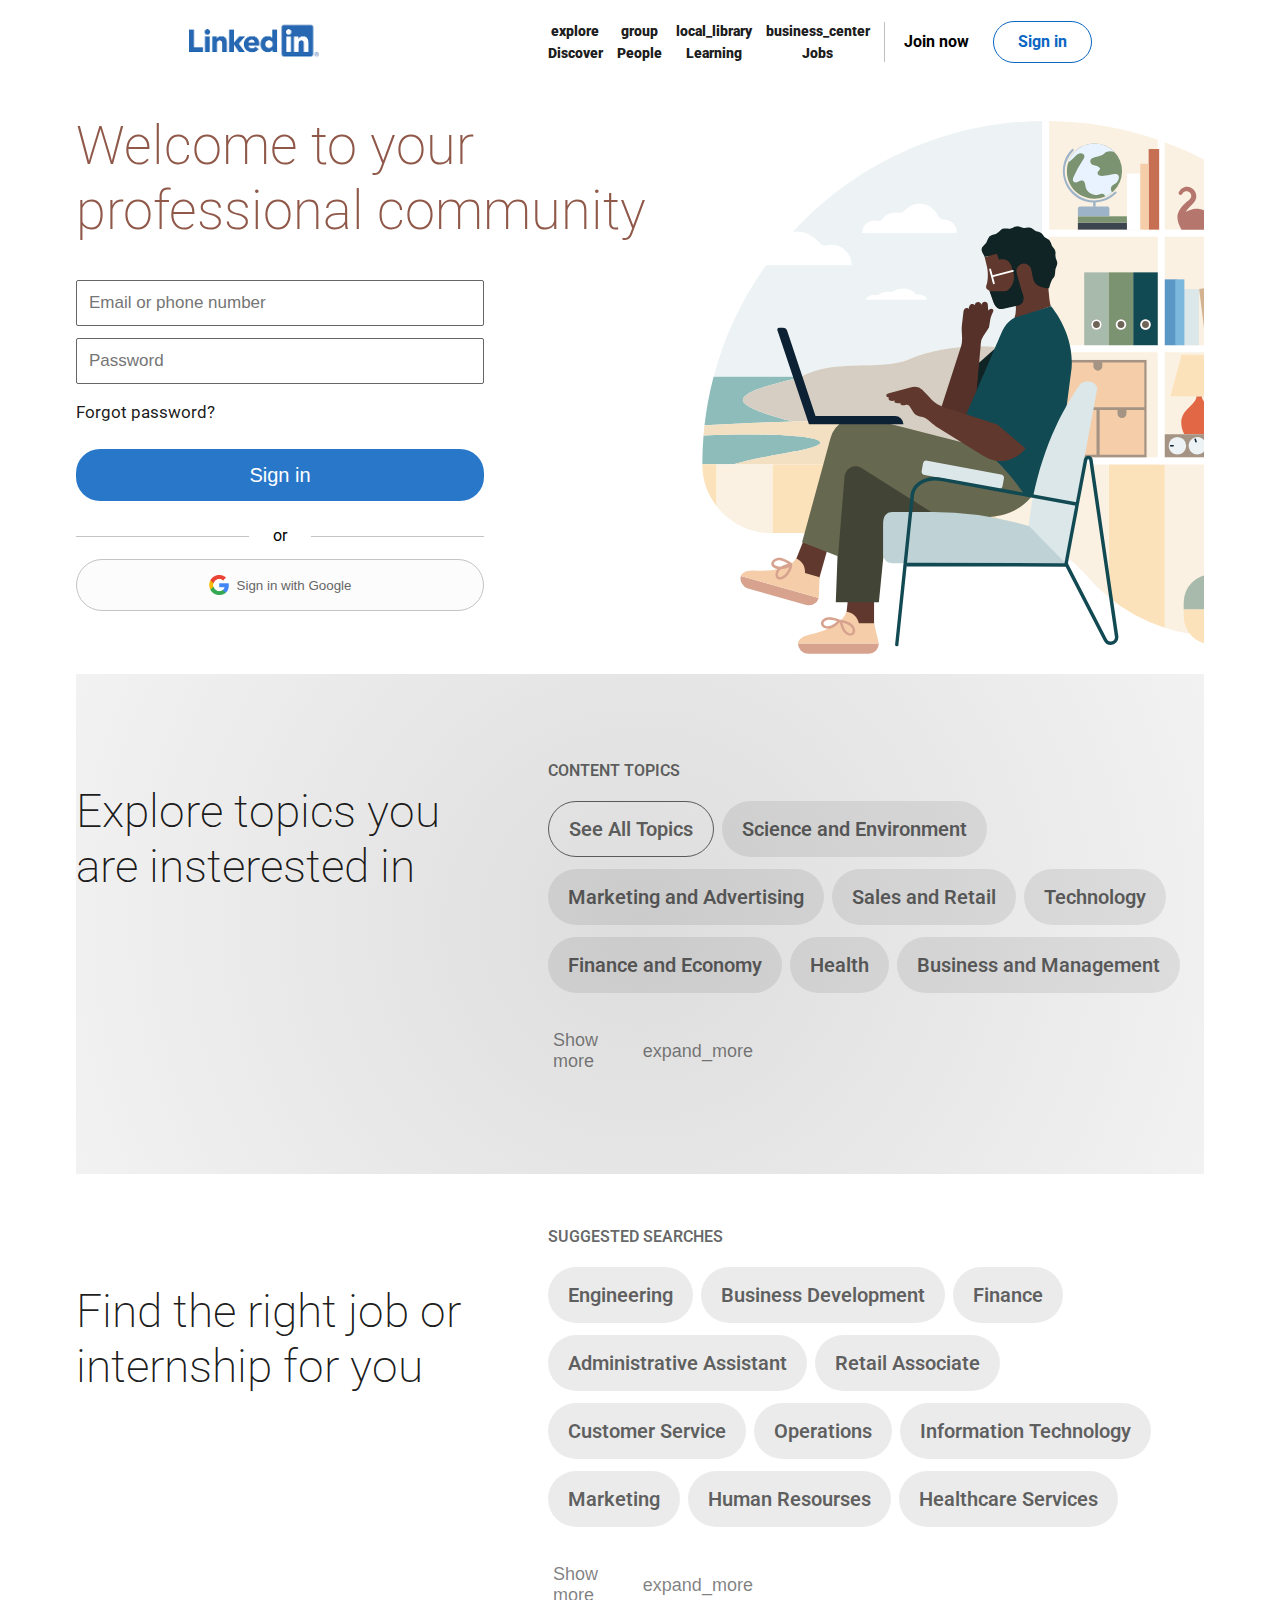
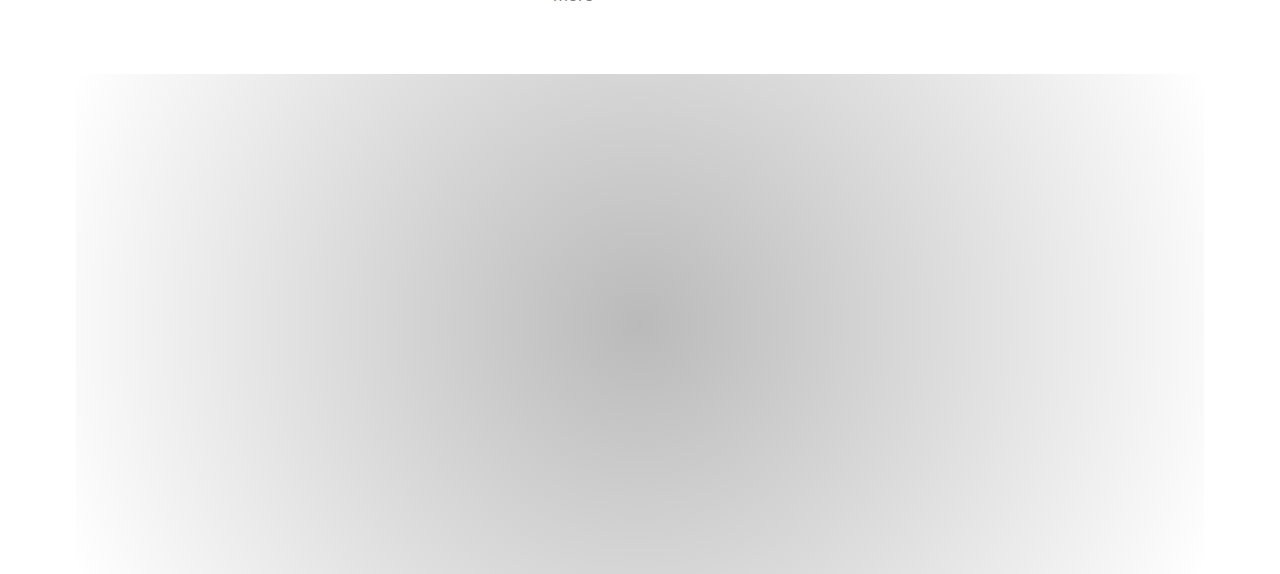
<file: index.html>
<!DOCTYPE html>
<html lang="en">

<head>
    <meta charset="UTF-8">
    <meta http-equiv="X-UA-Compatible" content="IE=edge">
    <meta name="viewport" content="width=device-width, initial-scale=1.0">
    <title>LinkedIn: Log In or Sign Up</title>
    <link rel="icon" type="image/x-icon" href="./images/fav1.jpeg">
    <link rel="stylesheet" href="./reset.css">
    <link rel="stylesheet" href="./style.css">
    <link rel="stylesheet"
        href="https://fonts.sandbox.google.com/css2?family=Material+Symbols+Outlined:opsz,wght,FILL,GRAD@48,400,0,0" />
</head>

<body>
    <header class="header">
        <nav class="nav">
            <div class="toggleMenu" id="toggleMenu">
                <span class="material-symbols-outlined">menu</span>Menu
            </div>
            <a href="./" class="nav__logo-link"><img src="./images/linkedinL.png" alt="" class="main-logo"
                    width="130px"></a>
            <ul class="nav__menu" id="nav__menu">
                <li><a href="#" class="nav__link"><span class="material-symbols-outlined nav__link-icon">
                            explore
                        </span><span class="nav__link-text">Discover</span></a></li>
                <li><a href="#" class="nav__link"><span class="material-symbols-outlined nav__link-icon">
                            group
                        </span><span class="nav__link-text">People</span></a></li>
                <li><a href="#" class="nav__link"><span class="material-symbols-outlined nav__link-icon">
                            local_library
                        </span><span class="nav__link-text">Learning</span></a></li>
                <li><a href="#" class="nav__link"><span class="material-symbols-outlined nav__link-icon">
                            business_center
                        </span><span class="nav__link-text">Jobs</span></a></li>
            </ul>
            <div class="header__cta-wrapper">
                <a href="./sign-up.html" class="nav__signup-btn">Join now</a>
                <a href="./sign-in.html" class="nav__signin-btn">Sign in</a>
            </div>
        </nav>
    </header>
    <main class="main">
        <section class="section section-row">
            <div class="section__welcome-container">
                <h1 class="section__title">Welcome to your professional community</h1>
                <div class="sign-in-form-container">
                    <form class="sign-in-form hero-cta">
                        <div class="sign-in-form__form-input-container">
                            <input class="input__input" type="email" name="email" id="email"
                                placeholder="Email or phone number" required>
                            <input class="input__input" type="password" name="password" id="password"
                                placeholder="Password" required autocomplete="current-password">
                        </div>
                        <a href="#" class="sign-in-form__forgot-password">Forgot password?</a>
                        <p class="form__agreement">By clicking Sign up, you agree to our <a href="#">User Agreement,</a> <a
                            href="#">Privacy Policy</a>,
                        and
                        <a href="#">Cookie Policy</a>
                    </p>
                        <button id="btn" class="form__btn">Sign in</button>
                        <button id="btn" class="form__btn agree">Agree & Join</button>
                        <p class="form__registeration-option option1">or</p>
                        <p class="form__registeration-option already"> <a href="./sign-in.html">Already on LinkedIn?</a></p>
                        <button class="form__google-registeration">
                            <a href="#">
                                <img src="./images/glogo.png" alt=""> <span>Sign in with Google</span>
                            </a>
                        </button>
                        <button id="btn" class="form__btn btn-sec">Sign in</button>
                    </form>
                </div>
            </div>
            <img src="./images/banner.svg" alt="" class="section__banner-img">
        </section>
        <div class="">
            <section class=" section explore">
                <h2 class="section__sec-title">Explore topics you are insterested in</h2>
                <nav class="section__menu">
                    <h3 class="section__sec-header">Content Topics</h3>
                    <div class="section__main-links-container">
                        <ul class="section__main-links">
                            <li><a href="#" class="section__link-items transparent">See All Topics</a></li>
                            <li><a href="#" class="section__link-items">Science and Environment</a></li>
                            <li><a href="#" class="section__link-items">Marketing and Advertising</a></li>
                            <li><a href="#" class="section__link-items">Sales and Retail</a></li>
                            <li><a href="#" class="section__link-items">Technology</a></li>
                            <li><a href="#" class="section__link-items">Finance and Economy</a></li>
                            <li><a href="#" class="section__link-items">Health</a></li>
                            <li><a href="#" class="section__link-items">Business and Management</a></li>
                            <div class="hidden" id="hidden">
                                <li><a href="#" class="section__link-items ">Lifestyle and Leisure</a></li>
                                <li><a href="#" class="section__link-items ">Society and Culture</a></li>
                                <li><a href="#" class="section__link-items ">Arts and Entertainment</a></li>
                                <li><a href="#" class="section__link-items ">Education and Learning</a></li>
                                <li><a href="#" class="section__link-items ">Sports and Fitness</a></li>
                                <li><a href="#" class="section__link-items ">Careers and Employment</a></li>
                            </div>
                        </ul>
                        <button class="section__show-more" id="btn-prim" onclick="handleClick()">Show more<span
                                class="material-symbols-outlined">
                                expand_more
                            </span></button>
                    </div>
                </nav>
            </section>
        </div>
        <section class="section">
            <h2 class="section__sec-title">Find the right job or internship for you</h2>
            <nav class="section__menu">
                <h3 class="section__sec-header">Suggested Searches</h3>
                <div class="section__main-links-container">
                    <ul class="section__main-links">
                        <li><a href="#" class="section__link-items">Engineering</a></li>
                        <li><a href="#" class="section__link-items">Business Development</a></li>
                        <li><a href="#" class="section__link-items">Finance</a></li>
                        <li><a href="#" class="section__link-items">Administrative Assistant</a></li>
                        <li><a href="#" class="section__link-items">Retail Associate</a></li>
                        <li><a href="#" class="section__link-items">Customer Service</a></li>
                        <li><a href="#" class="section__link-items">Operations</a></li>
                        <li><a href="#" class="section__link-items">Information Technology</a></li>
                        <li><a href="#" class="section__link-items">Marketing</a></li>
                        <li><a href="#" class="section__link-items">Human Resourses</a></li>
                        <li><a href="#" class="section__link-items">Healthcare Services</a></li>
                        <div class='hidden-two' id="hidden-two">
                            <li><a href="#" class="section__link-items ">Accounting</a></li>
                            <li><a href="#" class="section__link-items ">Sales</a></li>
                            <li><a href="#" class="section__link-items ">Program and Project Management</a></li>
                            <li><a href="#" class="section__link-items ">Accounting</a></li>
                            <li><a href="#" class="section__link-items ">Arts and Design</a></li>
                            <li><a href="#" class="section__link-items ">Community and Social Services</a></li>
                            <li><a href="#" class="section__link-items ">Consulting</a></li>
                            <li><a href="#" class="section__link-items ">Education</a></li>
                            <li><a href="#" class="section__link-items ">Entrepreneurship</a></li>
                            <li><a href="#" class="section__link-items ">Legal</a></li>
                            <li><a href="#" class="section__link-items ">Media and Communications</a></li>
                            <li><a href="#" class="section__link-items ">Military and Protective Services</a></li>
                            <li><a href="#" class="section__link-items ">Product Management</a></li>
                            <li><a href="#" class="section__link-items ">Purchasing</a></li>
                            <li><a href="#" class="section__link-items ">Quality Assurance</a></li>
                            <li><a href="#" class="section__link-items ">Real Estate</a></li>
                            <li><a href="#" class="section__link-items ">Research</a></li>
                            <li><a href="#" class="section__link-items ">Support</a></li>
                            <li><a href="#" class="section__link-items ">Administrative</a></li>
                        </div>
                    </ul>
                    <button class="section__show-more" id="btn-sec" onclick="showMore()">Show more<span class="material-symbols-outlined">expand_more</span></button>
                </div>
            </nav>
        </section>
        <div class="section p-explore"></div>
    </main>
    <script src="./main.js"></script>
</body>

</html>
</file>
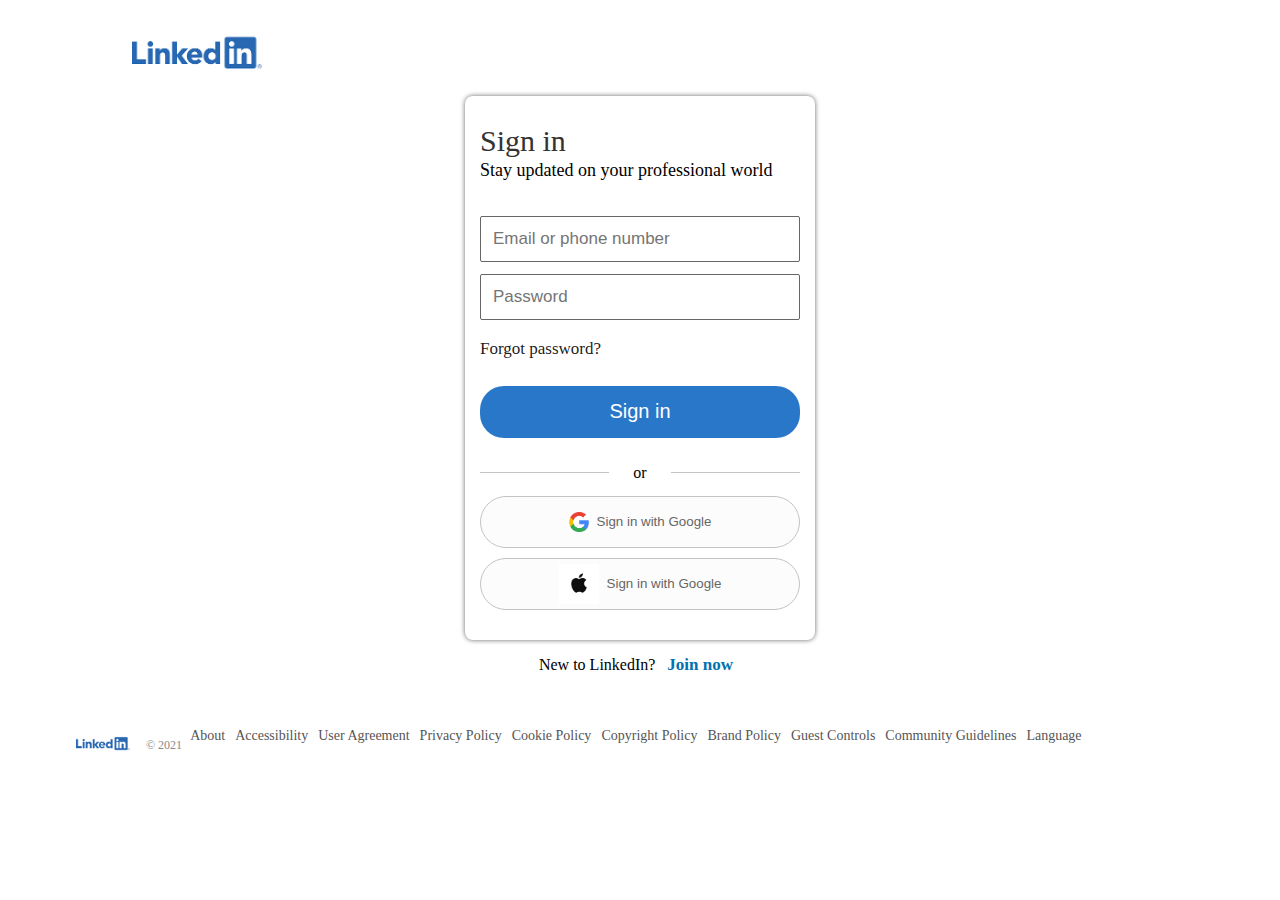
<file: sign-in.html>
<!DOCTYPE html>
<html lang="en">

<head>
    <meta charset="UTF-8">
    <meta http-equiv="X-UA-Compatible" content="IE=edge">
    <meta name="viewport" content="width=device-width, initial-scale=1.0">
    <title>LinkedIn Login, Sign in | LinkedIn </title>
    <link rel="icon" type="image/x-icon" href="./images/fav1.jpeg">
    <link rel="stylesheet" href="./sign-in.css">
    <link rel="stylesheet" href="reset.css">
</head>

<body>
    <header class="header">
        <a href="./"><img src="./images/linkedinL.png" alt="Logo" class="form__header-logo"></a>
    </header>
    <main class="main">
        <form class="form">
            <header class="form__header">
                <h2 class="form__header-title">Sign in</h2>
                <p class="form__header-text">Stay updated on your professional world</p>
            </header>
            <div class="sign-in-form__form-input-container">
                <input class="input__input" type="email" name="email" id="email" placeholder="Email or phone number" required >
                <input class="input__input" type="password" name="password" id="password" placeholder="Password" required autocomplete="current-password">
            </div>
            <a href="#" class="sign-in-form__forgot-password">Forgot password?</a>
            <button id="btn" class="form__btn">Sign in</button>
            <p class="form__registeration-option">or</p>
            <button class="form__google-registeration" style="margin-bottom: 20px;">
                <a href="#">
                    <img src="./images/glogo.png" alt=""> <span>Sign in with Google</span>
                </a>
            </button>
            <button class="form__google-registeration apple">
                <a href="#">
                    <img src="./images/apple.png" alt="" class="apple-logo"> <span>Sign in with Google</span>
                </a>
            </button>
        </form>
        <p class="form__sign-up">New to LinkedIn? <a href="./sign-up.html">Join now</a></p>
    </main>
    <footer class="footer">
        <nav class="footer__nav">
            <ul class="footer__nav-links">
                <li class="footer__logo-copyright link-items">
                    <a href="./"><img src="./images/linkedinL.png" alt=""></a>
                    <span>&copy; 2021</span>
                </li>
                <li class="link-items"> <a href="#">About</a></li>
                <li class="link-items"><a href="#">Accessibility</a></li>
                <li class="link-items"><a href="#">User Agreement</a></li>
                <li class="link-items"><a href="#">Privacy Policy</a></li>
                <li class="link-items"> <a href="#">Cookie Policy</a></li>
                <li class="link-items"><a href="#">Copyright Policy</a></li>
                <li class="link-items"><a href="#">Brand Policy</a></li>
                <li class="link-items"><a href="#">Guest Controls</a></li>
                <li class="link-items"><a href="#">Community Guidelines</a></li>
                <li class="link-items"> <a href="#">Language</a></li>
            </ul>
        </nav>
    </footer>
</body>

</html>
</file>
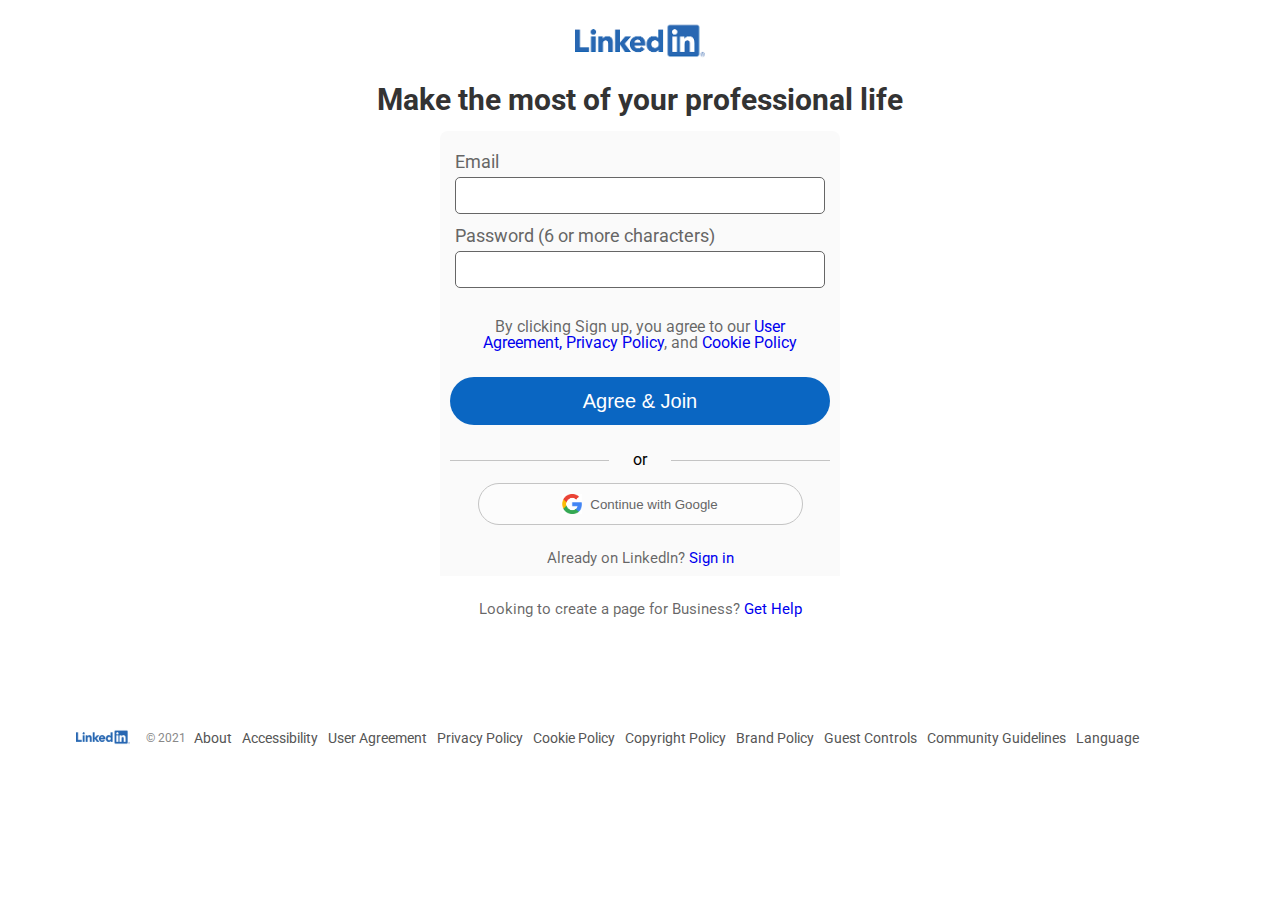
<file: sign-up.html>
<!DOCTYPE html>
<html lang="en">

<head>
    <meta charset="UTF-8">
    <meta http-equiv="X-UA-Compatible" content="IE=edge">
    <meta name="viewport" content="width=device-width, initial-scale=1.0">
    <title>Sign Up | LinkedIn</title>
    <link rel="icon" type="image/x-icon" href="./images/fav1.jpeg">
    <link rel="stylesheet" href="./reset.css">
    <link rel="stylesheet" href="./sign-up.css">
</head>

<body>
    <div class="container">
        <main class="main">
            <form class="form">
                <header class="form__header">
                    <a href="./"><img src="./images/linkedinL.png" alt="Logo" class="form__header-logo">
                    </a>
                    <h2 class="form__header-title">Make the most of your professional life</h2>
                </header>
                <section class="form__container">
                    <div class="form__wrapper">
                        <label for="email" class="form__label">Email</label>
                        <input type="email" name="email" id="email" class="form__input" required>
                        <label for="password" class="form__label">Password (6 or more characters)</label>
                        <input type="password" name="password" id="password" class="form__input" required>
                    </div>
                    <p class="form__agreement">By clicking Sign up, you agree to our <a href="#">User Agreement,</a> <a
                            href="#">Privacy Policy</a>,
                        and
                        <a href="#">Cookie Policy</a>
                    </p>
                    <button id="btn" class="form__btn">Agree & Join</button>
                    <p class="form__registeration-option">or</p>
                    <button class="form__google-registeration">
                        <a href="#">
                            <img src="./images/glogo.png" alt=""> <span>Continue with Google</span>
                        </a>
                    </button>
                    <p class="form__main-sign-in">Already on LinkedIn? <a href="./sign-in.html">Sign in</a></p>
                </section>
            </form>
            <p class="main__help-page">Looking to create a page for Business? <a href="#">Get Help</a></p>
        </main>
        <footer class="footer">
            <nav class="footer__nav">
                <ul class="footer__nav-links">
                    <li class="footer__logo-copyright link-items">
                        <a href="./"><img src="./images/linkedinL.png" alt=""></a>
                        <span>&copy; 2021</span>
                    </li>
                    <li class="link-items"> <a href="#">About</a></li>
                    <li class="link-items"><a href="#">Accessibility</a></li>
                    <li class="link-items"><a href="#">User Agreement</a></li>
                    <li class="link-items"><a href="#">Privacy Policy</a></li>
                    <li class="link-items"> <a href="#">Cookie Policy</a></li>
                    <li class="link-items"><a href="#">Copyright Policy</a></li>
                    <li class="link-items"><a href="#">Brand Policy</a></li>
                    <li class="link-items"><a href="#">Guest Controls</a></li>
                    <li class="link-items"><a href="#">Community Guidelines</a></li>
                    <li class="link-items"> <a href="#">Language</a></li>
                </ul>
            </nav>
        </footer>
    </div>
</body>

</html>
</file>
<file: style.css>
@import url('https://fonts.googleapis.com/css2?family=Lato:wght@100&family=Roboto:wght@300&display=swap');

* {
    box-sizing: border-box;
}

body {
    font-family: 'Roboto', sans-serif;
}

.header {
    margin-bottom: 30px;
    max-width: 1128px;
    margin: auto;
    width: 100%;
}

.nav {
    display: flex;
    justify-content: space-around;
    align-items: center;
    width: 80%;
    margin: 0 auto;
    max-width: 1126px;
    padding-bottom: 20px;
}

.toggleMenu {
    align-items: center;
    font-size: 20px;
    margin-right: 20px;
    gap: 5px;
    display: none;
    color: #0a66c2;
    cursor: pointer;
}

.nav__logo-link {
    margin-right: auto;
}

.nav__menu {
    display: flex;
    align-items: center;
    justify-content: space-around;
    min-width: 350px;
    gap: 1px;
    overflow: hidden;
}

.nav__link {
    display: flex;
    flex-direction: column;
    align-items: center;
    gap: 8px;
    color: rgba(0, 0, 0, 0.9);
    text-decoration: none;
    font-size: 14px;
    font-weight: 900;
}

.nav__link:hover {
    color: #000;
    cursor: pointer;
}

.nav__menu .icon {
    display: none;
}

.nav__menu::after {
    background-color: rgba(0, 0, 0, 0.25);
    content: "";
    width: 1px;
    height: 40px;
}

.header__cta-wrapper {
    display: flex;
    align-items: center;
    justify-content: flex-end;
    width: 200px;
    gap: 15px;
}

.nav__signup-btn,
.nav__signin-btn {
    text-decoration: none;
    font-size: 16px;
    font-weight: bolder;
    color: rgba(0, 0, 0, 1);
    padding: 2px 10px;
}

.nav__signup-btn:hover {
    cursor: pointer;
    background-color: #d6d3d3;
    border-radius: 5px;
    height: 40px;
    display: flex;
    align-items: center;
}

.nav__signin-btn {
    color: #0a66c2;
    border-radius: 24px;
    display: flex;
    align-items: center;
    height: 40px;
    outline: 1px #0a66c2 solid;
    border: 0;
    padding: 0 24px;
    text-align: center;
}

.nav__signin-btn:hover {
    cursor: pointer;
    background-color: #d6f0ee;
}

.main {
    overflow: hidden;
    max-width: 1128px;
    margin: 0 auto;
}

.explore {
    background: rgb(221, 221, 221);
    background: radial-gradient(circle, rgba(221, 221, 221, 1) 0%, rgba(242, 242, 242, 1) 100%, rgba(250, 250, 250, 1) 100%);
    max-width: 2550px;
    margin: 0 auto;
}

.section {
    max-width: 1128px;
    display: flex;
    align-items: center;
    width: 100%;
    padding-top: 10px;
    min-height: 500px;
    margin: 0 auto;
}

.section__welcome-container {
    position: relative;
    padding-right: 42px;
    align-self: flex-start;
    flex-shrink: 0;
    width: 55%;
}

.section__banner-img {
    flex-shrink: 1;
    width: 700px;
    height: 560px;
    display: block;
    position: relative;
    z-index: -1;
}

.section__title {
    font-size: 54px;
    font-weight: 200;
    color: #8f5849;
    line-height: 1.2;
}

.sign-in-form {
    margin-top: 24px;
    margin-bottom: 16px;
    width: 408px;
}

.sign-in-form__form-input-container {
    display: flex;
    flex-flow: wrap;
}

.input__input {
    width: 100%;
    background: #fff;
    position: relative;
    margin-top: 12px;
    font-size: 17px;
    line-height: 1.5;
    font-weight: 400;
    color: rgba(0, 0, 0, 0.9);
    height: 48%;
    border: 1px solid rgba(0, 0, 0, 0.6);
    border-radius: 2px;
    background-color: transparent;
    padding: 12px;
    outline: none;
}

.sign-in-form__forgot-password {
    font-size: 17px;
    line-height: 1.5;
    font-weight: 400;
    color: rgba(0, 0, 0, 0.9);
    text-decoration: none;
    display: inline-block;
    margin: 16px 0 24px 0;
}

.sign-in-form__forgot-password:hover {
    cursor: pointer;
    color: #0a66c2;
    text-decoration: underline;
}
.form__agreement{
    display: none;
}
.form__btn {
    color: #fff;
    font-size: 20px;
    padding-top: 10px;
    padding-bottom: 10px;
    cursor: pointer;
    background-color: #2977c9;
    height: 52px;
    border-radius: 24px;
    width: 100%;
    margin: 0 auto;
    outline: none;
    border: none;
    margin-bottom: 12px;
}

.form__btn:hover {
    background-color: #0073b1;
    transition: ease-in 1s;
}
.agree{
    display: none;
}
.btn-sec{
    display: none;
}
.form__registeration-option {
    display: flex;
    align-items: center;
    text-align: center;
    margin: 15px 0 15px 0;
}

.form__registeration-option::before,
.form__registeration-option::after {
    content: '';
    flex: 1;
    border-bottom: 1px solid #c4c4c4;
}

.form__registeration-option:not(:empty)::before {
    margin-right: 24px;
}

.form__registeration-option:not(:empty)::after {
    margin-left: 24px;
}
.already{
    display: none;
}
.form__google-registeration {
    background: #fcfcfc;
    padding: 10px;
    border-radius: 50px;
    border: 1px solid #c4c4c4;
    width: 100%;
    margin: 15px auto 0 auto;
    display: flex;
    align-items: center;
    justify-content: center;
    height: 52px;
    cursor: pointer;
}

.form__google-registeration a {
    display: flex;
    align-items: center;
    justify-content: center;
    text-decoration: none;
    color: #666;
}

.form__google-registeration a span {
    padding-left: 8px;
}

.form__google-registeration:hover {
    background-color: #fff;
    outline: 1px solid #000;

}

.form__google-registeration img {
    width: 20px;
}

.section__sec-title {
    line-height: 1.2;
    font-size: 46px;
    font-weight: 200;
    color: rgba(0, 0, 0, 0.9);
    display: flex;
    align-self: flex-start;
    margin-right: 72px;
    flex-shrink: 0;
    width: 400px;
    padding-top: 100px;
}

.section__menu {
    width: 100%;
}

.section__sec-header {
    font-size: 16px;
    font-weight: 600;
    text-transform: uppercase;
    line-height: 1.25;
    color: rgba(0, 0, 0, 0.6);
    margin-bottom: 20px;
}

.section__main-links-container {
    margin-bottom: 15px;
    display: flex;
    flex-direction: column;
    flex-wrap: wrap;
    width: 100%;
}

.section__main-links {
    margin-bottom: 15px;
    display: flex;
    flex-wrap: wrap;
}

.section__link-items {
    font-size: 20px;
    font-weight: 600;
    color: rgba(0, 0, 0, 0.6);
    display: flex;
    align-items: center;
    min-height: 56px;
    height: auto;
    width: auto;
    float: left;
    background-color: rgba(0, 0, 0, 0.08);
    box-shadow: none;
    border-radius: 28px;
    padding: 8px 20px;
    margin-bottom: 12px;
    margin-right: 8px;
}

.section__link-items:hover {
    text-decoration: underline;
    cursor: pointer;
    background-color: rgba(0, 0, 0, 0.2);
    transition: all ease-in 50ms;
}

.transparent {
    border: solid 1px rgba(0, 0, 0, 0.6);
    background: transparent;
}

.hidden,
.hidden-two {
    display: none;
    flex-wrap: wrap;
}

.section__show-more {
    border: none;
    width: 32%;
    font-size: 18px;
    background: transparent;
    color: rgba(0, 0, 0, 0.5);
    text-align: left;
    padding: 10px 5px;
    display: flex;
    justify-content: flex-start;
    align-items: center;
}

.section__show-more:hover {
    cursor: pointer;
    background-color: rgba(0, 0, 0, 0.2);
    border-radius: 3px;
}

.p-explore {
    background-color: rgba(0, 0, 0, 0.1);
    background: rgb(186, 186, 186);
    background: radial-gradient(circle, rgba(186, 186, 186, 1) 0%, rgba(255, 255, 255, 1) 100%, rgba(249, 251, 251, 1) 100%);
}

@media (max-width:  769px) and (min-width: 320px){
    .header{
        margin-bottom: 0;
    }
    .nav {
        width: 100%;
        margin-bottom: 0;
        padding: 0 10px;
    }

    .toggleMenu {
        display: flex;
        min-width: 65px;
        flex: 1;
        font-size: 15px;
        order: 1;
    }

    .nav__logo-link {
        width: 65px;
        flex: 1;
        order: 2;
    }
    .nav__menu{
        display: none;
    }
    .main__logo{
        width: 101px;
    }
    .header__cta-wrapper {
        width: 65px;
        flex: 2;
        order: 3;
    }
    .nav__signin-btn{
        display: none;
    }
    .nav__signup-btn {
        font-size: 16px;
        border: 1px solid #0a66c2;
        color: #0a66c2;
        font-weight: 500;
        border-radius: 24px;
        padding: 3px 12px;
        
    }
    .section{
        flex-direction: column;
        padding-top: 0;
    }
    .section__welcome-container{
        width: 90%;
        display: flex;
        flex-direction: column;
        align-items: center;
        margin: 0 auto;
        padding-right: 0px;
    }
    .section__title{
        font-size: 34px;
    }
    .sign-in-form-container{
        width: 100%;
    }
    .sign-in-form{
        width: 100%;
    }
    .sign-in-form__forgot-password{
        display: none;
    }
    .form__agreement{
        display: block;
        padding-top: 20px;
        padding-bottom: 20px;
        font-size: 18px;
        font-weight: normal;
        color: #666;
    }
    .form__btn{
        display: none;
    }
    .agree{
        display: block;
    }
    .option1{
        display: none;
    }
    .already{
        display: flex;
    }
    .form__google-registeration{
        display: none;
    }
    .form__btn.btn-sec{
        display: block;
        background-color: transparent;
        color: #0a66c2;
        border: 1px solid #0a66c2;
    }
    .section__banner-img{
        width: 400px;
        height: auto;
    }
    .section__sec-title{
        font-size: 29px;
        width: 100%;
        margin: 0 auto;
        padding-top: 45px;
        padding-bottom: 20px;
        padding: 45px 16px 20px 16px;
    }
    .section__menu{
        width: 100%;
        padding-left: 16px;
        padding-right: 16px;    }
    .section__main-links-container{
        width: 100%;
    }
    .section__show-more{
        width: 40%;
    }
}
@media (max-width: 1161px) and (min-width: 769px){
    .nav{
        width: 100%;
        padding-left: 16px;
        padding-right: 16px;
    }
    .main__logo{
        width: 102px;
    }
    .nav__menu{
        min-width: 300px;
    }
    .nav__link{
        min-height: 47px;
    }
    .header__cta-wrapper{
        width: 180px;
        gap: 1px;
        flex-wrap: nowrap;
        flex-shrink: 0;
    }
    .nav__signup-btn{
        font-size: 15px;
    }
    .nav__signin-btn{
        height: 30px;
    }
    .main{
        max-width: 1128px;
        margin: 0 auto;
        display: flex;
        align-items: center;
        flex-direction: column;
    }
    .section{
        padding-left: 16px;
        padding-right: 16px;
        width: 100%;
        flex-direction: column;
    }
    .section-row{
        flex-direction: row;
    }
    .btn-sec{
        display: none;
    }
    .section__sec-title{
        width: 100%;
        padding-top: 50px;
        margin-bottom: 24px;
    }
    .explore{
        max-width: 2550px;
        width: 100%;
        margin: 0 auto;
    }
}
</file>
<file: sign-in.css>
@import url('https://fonts.googleapis.com/css2?family=Lato:wght@100&family=Roboto:wght@300&display=swap');
*{
    box-sizing: border-box;
}
body{
    font-family: 'Roboto', sans-serif;
}
.header{
    display: flex;
    align-items: center;
    width: 100%;
    max-width: 1128px;
    margin: auto;
}
.header a{
    display: block;
    margin: 12px 0 0 56px;
}
.form__header-logo{
    width: 130px;
}
.main{
    display: flex;
    align-items: center;
    justify-content: center;
    flex-direction: column;
    width: 100%;
    max-width: 1128px;
    margin: 0 auto;

}
.form {
    padding: 0 15px;
    background: #fff;
    box-shadow: 0 0 5px 0 rgba(0,0,0,0.6);
    border-radius: 8px;
    width: 350px;
}
.form__header{
    margin-top: 30px;
    margin-bottom: 25px;
}
.form__header-title {
    font-size: 30px;
    color: #333;
    margin-top: 1px;
}
.form__header-text{
    font-size: 18px;
    margin-top: 5px;
}
.input__input{
    width: 100%;
    background: #fff;
    position: relative;
    margin-top: 12px;
    font-size: 17px;
    line-height: 1.5;
    font-weight: 400;
    color: rgba(0, 0, 0, 0.9);
    height: 48%;
    border: 1px solid rgba(0, 0, 0, 0.6);
    border-radius: 2px;
    background-color: transparent;
    padding: 12px;
    outline: none;
}
.sign-in-form__forgot-password{
    font-size: 17px;
    line-height: 1.5;
    font-weight: 400;
    color: rgba(0,0,0,0.9);
    text-decoration: none;
    display: inline-block;
    margin: 16px 0 24px 0;
}
.sign-in-form__forgot-password:hover{
    cursor: pointer;
    color: #0a66c2;
    text-decoration: underline;
}
.form__btn{
    color: #fff;
    font-size: 20px;
    padding-top: 10px;
    padding-bottom: 10px;
    cursor: pointer;
    background-color: #2977c9;
    height: 52px;
    border-radius: 24px;
    width: 100%;
    margin: 0 auto;
    outline: none;
    border: none;
    margin-bottom: 12px;
}

.form__btn:hover {
    background-color: #0073b1;
    transition: ease-in 1s;
}
.form__registeration-option {
    display: flex;
    align-items: center;
    text-align: center;
    margin:15px 0 15px 0;
}

.form__registeration-option::before,
.form__registeration-option::after {
    content: '';
    flex: 1;
    border-bottom: 1px solid #c4c4c4;
}

.form__registeration-option:not(:empty)::before {
    margin-right: 24px;
}

.form__registeration-option:not(:empty)::after {
    margin-left: 24px;
}

.form__google-registeration {
    background: #fcfcfc;
    padding: 10px;
    border-radius: 50px;
    border: 1px solid #c4c4c4;
    width: 100%;
    margin: 15px auto 0 auto;
    display: flex;
    align-items: center;
    justify-content: center;
    height: 52px;
    cursor: pointer;
    margin-bottom: 30px;
}

.form__google-registeration a {
    display: flex;
    align-items: center;
    justify-content: center;
    text-decoration: none;
    color: #666;
}

.form__google-registeration a span {
    padding-left: 8px;
}

.form__google-registeration:hover {
    background-color: #fff;
    outline: 1px solid #000;

}
.form__google-registeration img {
    width: 20px;
}
.apple{
    margin-top: -10px;
}
.form__google-registeration .apple-logo{
    width: 40px;
}
.form__sign-up{
    margin: 16px 0 24px 0;
}
.form__sign-up a{
    text-decoration: none;
    padding: 8px;
    color:#0073b1;
    font-size: 17px;
    font-weight: 600;
}
.form__sign-up a:hover{
    cursor: pointer;
    background-color: #d6f0ee;
    border-radius: 24px;
}
.footer {
    width: 100%;
    margin: 0 auto;
    margin-top: 30px;
}

.footer__nav-links {
    display: flex;
    justify-content: flex-start;
    align-items: start;
    flex-wrap: wrap;
    height: auto;
    width: 1128px;
    margin: 0 auto;
    min-height: 50px;
}

.footer__logo-copyright {
    display: flex;
    align-items: center;
    justify-content: start;
}

.footer img {
    width: 60px;
    padding-right: 6px;
}

.footer span {
    font-size: 12px;
    color: #888;
    padding-right: 8px;
}

.link-items a {
    color: #555;
    padding-right: 10px;
    font-size: 14px;
}

.link-items a:hover {
    cursor: pointer;
    color: #0073cf;
    text-decoration: underline;
}
@media (max-width: 600px) {
    .header{
        width: 100%;
        margin: 20px 32px 6px;
    }
    .form{
        width: 100%;
        max-width: 416px;
        padding: 0 32px;
        box-sizing: border-box;
        box-shadow: unset;
    }
    .form__header{
        margin-top: 0;
    }
    .form__header-text{
        margin-top: 8px;
    }
    .input__input{
        margin-top: 5px;
    }
    .footer{
        display: none;
    }
    .footer__nav{
        width: 90%;
        margin: 0 auto;
        padding: 10px;
    }
    .footer__nav-links{
       width: 90%;
       flex-direction: row;
       padding: 24px 16px;
       align-items: start;
       justify-content: flex-start;
       min-height: 50px;
       margin: 0 auto;
    }
    .link-items{
        width: 50%;
        align-items: center;
        margin-bottom: 16px;
    }
}
</file>
<file: sign-up.css>
@import url('https://fonts.googleapis.com/css2?family=Lato:wght@100&family=Roboto:wght@300&display=swap');
* {
    box-sizing: border-box;
}

body {
    background-color: #fff;
    margin: 0;
    padding: 0;
    font-family: 'Roboto', sans-serif;
}

a {
    text-decoration: none;
}

a:hover {
    text-decoration: underline;
    color: #0a66c2;
    cursor: pointer;
}

.container {
    width: 90%;
    margin: 0 auto;
}

.main {
    width: 100%;
    max-width: 1128px;
    margin: 0 auto;
    padding: 0;
    overflow: hidden;
}

.form {
    padding: 0 15px;
    background: #fff;
}

.form__header {
    display: flex;
    flex-direction: column;
    align-items: center;
    font-weight: bold;
    padding-bottom: 16px;
}

.form__header-logo {
    width: 130px;
}

.form__header-title {
    font-size: 30px;
    color: #333;
    margin-top: 1px;
}

.form__container {
    border-top-left-radius: 8px;
    border-top-right-radius: 8px;
    background: #fafafa;
    width: 400px;
    margin: 0 auto;
    padding-top: 14px;
    padding-left: 10px;
    padding-right: 10px;
}

.form__wrapper {
    display: flex;
    flex-direction: column;
}


.form__label {
    color: #666;
    font-size: 18px;
    margin-top: 8px;
    padding-bottom: 1px;
    padding-left: 5px;
}

.form__input {
    padding: 10px;
    border-radius: 5px;
    border: 1px solid #666;
    margin: 5px;
    outline: none;
}

.form__agreement {
    padding: 10px;
    line-height: 1;
    color: rgba(0, 0, 0, 0.6);
    margin: 16px 0 16px 0;
    text-align: center;
}

.form__btn {
    color: #fff;
    font-size: 20px;
    padding-top: 10px;
    padding-bottom: 10px;
    cursor: pointer;
    background-color: #0a66c2;
    height: 48px;
    border-radius: 24px;
    width: 100%;
    margin: 0 auto;
    outline: none;
    border: none;
    margin-bottom: 12px;
}

.form__btn:hover {
    background-color: #0f52ba;
    transition: ease-in 1s;
}

.form__registeration-option {
    display: flex;
    align-items: center;
    text-align: center;
    margin:15px 0 15px 0;
}

.form__registeration-option::before,
.form__registeration-option::after {
    content: '';
    flex: 1;
    border-bottom: 1px solid #c4c4c4;
}

.form__registeration-option:not(:empty)::before {
    margin-right: 24px;
}

.form__registeration-option:not(:empty)::after {
    margin-left: 24px;
}

.form__google-registeration {
    background: #fcfcfc;
    padding: 10px;
    border-radius: 50px;
    border: 1px solid #c4c4c4;
    width: 325px;
    margin: 15px auto 0 auto;
    display: flex;
    align-items: center;
    justify-content: center;
}

.form__google-registeration a {
    display: flex;
    align-items: center;
    justify-content: center;
    text-decoration: none;
    color: #666;
}

.form__google-registeration a span {
    padding-left: 8px;
}

.form__google-registeration:hover {
    background-color: #fff;
    transition: all ease-in-out 1s;

}

.form__google-registeration img {
    width: 20px;
}

.form__main-sign-in,
.main__help-page {
    padding: 10px;
    font-size: 15px;
    line-height: 1;
    font-weight: 400;
    color: rgba(0, 0, 0, 0.6);
    margin: 16px 0 16px 0;
    text-align: center;
}

.footer {
    width: 100%;
    margin: 0 auto;
    margin-top: 70px;
}

.footer__nav-links {
    display: flex;
    justify-content: flex-start;
    align-items: center;
    flex-wrap: wrap;
    width: 1128px;
    margin: 0 auto;
    min-height: 50px;
    height: auto;
}

.footer__logo-copyright {
    display: flex;
    align-items: center;
    justify-content: center;
}

.footer img {
    width: 60px;
    padding-right: 6px;
}

.footer span {
    font-size: 12px;
    color: #888;
    padding-right: 8px;
}

.link-items a {
    color: #555;
    padding-right: 10px;
    font-size: 14px;
}

.link-items a:hover {
    cursor: pointer;
    color: #0073cf;
    text-decoration: underline;
}
@media (max-width: 769px) {
    .container{
        width: 100%;
    }
    .form{
        width: 100%;
    }
    .form__header-title{
        text-align: center;
        font-size: 30px;
        width: 80%;
        color: #000;
        line-height: 1.4;
        padding: 24px 16px;
    }
    .form__container{
        width: auto;
        background: transparent;
        max-width: 600px;
        padding-top: 0;
    }
    .form__agreement{
        width: 100%;
        margin: 12px 0 0;
    }
    .form__registeration-option{
        display: none;
    }
    .form__google-registeration{
        margin-top: 10px;
    }
    .footer{
        margin-top: 0;
        background-color: #fff;
    }
    .footer__nav{
        width: 100%;
        margin: 0 auto;
    }
    .footer__nav-links{
       width: 90%;
       flex-direction: row;
       padding: 24px 16px;
       align-items: center;
       justify-content: flex-start;
       min-height: 50px;
       margin: 0 auto;
    }
    .footer__logo-copyright{
        justify-content: start;
    }
    .link-items{
        width: 50%;
        align-items: center;
        margin-bottom: 16px;
    }
}
@media (max-width: 1161px) and (min-width: 769px){
    .footer__nav-links{
        width: 100%;
        align-items: center;
        padding: 0 16px;
        flex-direction: row;
        gap: 8px;
    }
}
</file>
